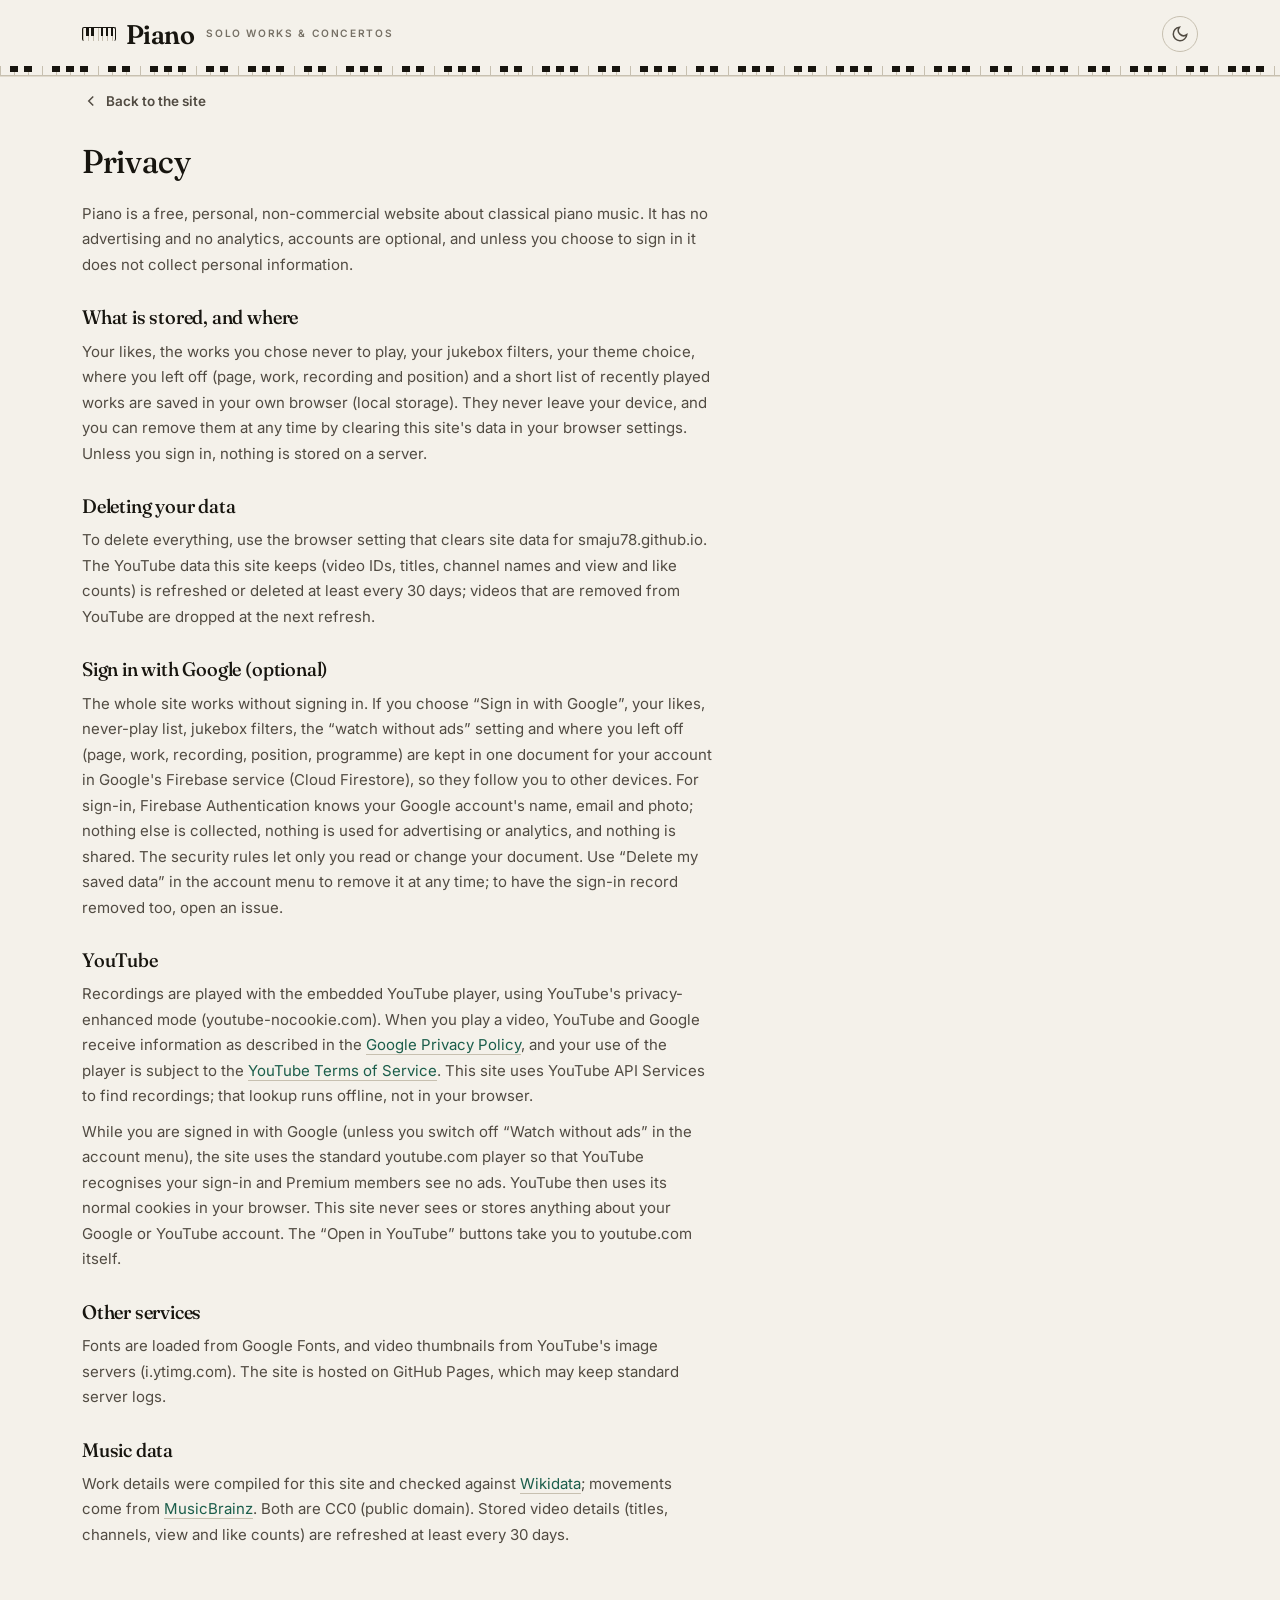
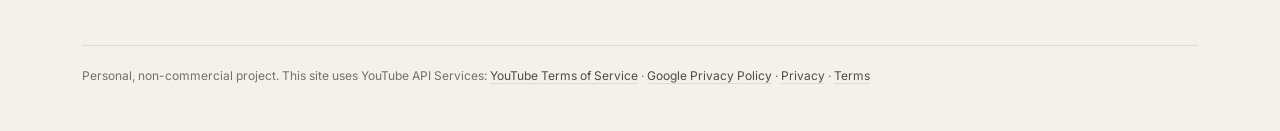
<file: docs/privacy.html>
<!doctype html>
<html lang="en">
<head>
<meta charset="utf-8">
<meta name="viewport" content="width=device-width, initial-scale=1, viewport-fit=cover">
<title>Privacy · Piano</title>
<meta name="color-scheme" content="light dark">
<script>
  (function () {
    var th = null;
    try { th = localStorage.getItem("piano.theme"); } catch (e) { /* storage unavailable */ }
    if (th === "light" || th === "dark") document.documentElement.dataset.theme = th;
  })();
</script>
<link rel="preconnect" href="https://fonts.googleapis.com">
<link rel="preconnect" href="https://fonts.gstatic.com" crossorigin>
<link rel="stylesheet" href="https://fonts.googleapis.com/css2?family=Fraunces:ital,opsz,wght@0,9..144,400..700;1,9..144,400..700&family=Inter:wght@400;500;600;700&display=swap">
<link rel="stylesheet" href="style.css">
</head>
<body>
<header class="mast">
  <div class="mast-in" style="grid-template-areas:'brand theme';grid-template-columns:1fr auto">
    <a class="brand" href="./#/"><span class="mark keys" aria-hidden="true"></span><span class="word">Piano</span><small>Solo works &amp; concertos</small></a>
    <button class="pill icon theme-toggle" type="button" id="theme-toggle" aria-label="Switch between the light and the dark look">
      <svg class="moon" viewBox="0 0 24 24" fill="none" stroke="currentColor" stroke-width="2" aria-hidden="true"><path d="M21 12.8A9 9 0 1 1 11.2 3a7 7 0 0 0 9.8 9.8z"/></svg>
      <svg class="sun" viewBox="0 0 24 24" fill="none" stroke="currentColor" stroke-width="2" aria-hidden="true"><circle cx="12" cy="12" r="4"/><path d="M12 2v2M12 20v2M4.9 4.9l1.4 1.4M17.7 17.7l1.4 1.4M2 12h2M20 12h2M4.9 19.1l1.4-1.4M17.7 6.3l1.4-1.4"/></svg>
    </button>
  </div>
  <div class="keys" aria-hidden="true"></div>
</header>
<main>
  <a class="back" href="./#/"><svg viewBox="0 0 24 24" fill="none" stroke="currentColor" stroke-width="2" aria-hidden="true"><path d="M15 18l-6-6 6-6"/></svg>Back to the site</a>
  <article class="doc">
  <h1>Privacy</h1>
  <p>Piano is a free, personal, non-commercial website about classical piano music.
  It has no advertising and no analytics, accounts are optional, and unless you choose to sign in it does not collect personal information.</p>

  <h2>What is stored, and where</h2>
  <p>Your likes, the works you chose never to play, your jukebox filters, your theme choice, where you left off
  (page, work, recording and position) and a short list of recently played works are saved in your own browser
  (local storage). They never leave your device, and you can remove them at any time by clearing this site's data
  in your browser settings. Unless you sign in, nothing is stored on a server.</p>

  <h2>Deleting your data</h2>
  <p>To delete everything, use the browser setting that clears site data for smaju78.github.io. The YouTube data this
  site keeps (video IDs, titles, channel names and view and like counts) is refreshed or deleted at least every 30 days;
  videos that are removed from YouTube are dropped at the next refresh.</p>

  <h2>Sign in with Google (optional)</h2>
  <p>The whole site works without signing in. If you choose “Sign in with Google”, your likes, never-play list, jukebox
  filters, the “watch without ads” setting and where you left off (page, work, recording, position, programme) are kept
  in one document for your account in Google's Firebase service (Cloud Firestore), so they follow you to other devices.
  For sign-in, Firebase Authentication knows your Google account's name, email and photo; nothing else is collected,
  nothing is used for advertising or analytics, and nothing is shared. The security rules let only you read or change
  your document. Use “Delete my saved data” in the account menu to remove it at any time; to have the sign-in record
  removed too, open an issue.</p>

  <h2>YouTube</h2>
  <p>Recordings are played with the embedded YouTube player, using YouTube's privacy-enhanced mode
  (youtube-nocookie.com). When you play a video, YouTube and Google receive information as described in the
  <a href="https://policies.google.com/privacy" target="_blank" rel="noopener">Google Privacy Policy</a>, and your use of
  the player is subject to the <a href="https://www.youtube.com/t/terms" target="_blank" rel="noopener">YouTube Terms of Service</a>.
  This site uses YouTube API Services to find recordings; that lookup runs offline, not in your browser.</p>
  <p>While you are signed in with Google (unless you switch off “Watch without ads” in the account menu), the site uses the
  standard youtube.com player so that YouTube recognises your sign-in and Premium members see no ads. YouTube then uses
  its normal cookies in your browser. This site never sees or stores anything about your Google or YouTube account.
  The “Open in YouTube” buttons take you to youtube.com itself.</p>

  <h2>Other services</h2>
  <p>Fonts are loaded from Google Fonts, and video thumbnails from YouTube's image servers (i.ytimg.com).
  The site is hosted on GitHub Pages, which may keep standard server logs.</p>

  <h2>Music data</h2>
  <p>Work details were compiled for this site and checked against <a href="https://www.wikidata.org" target="_blank" rel="noopener">Wikidata</a>;
  movements come from <a href="https://musicbrainz.org" target="_blank" rel="noopener">MusicBrainz</a>. Both are CC0 (public domain).
  Stored video details (titles, channels, view and like counts) are refreshed at least every 30 days.</p>
  </article>
  <footer class="legal"><p>Personal, non-commercial project. This site uses YouTube API Services:
    <a href="https://www.youtube.com/t/terms" target="_blank" rel="noopener">YouTube Terms of Service</a> ·
    <a href="https://policies.google.com/privacy" target="_blank" rel="noopener">Google Privacy Policy</a> ·
    <a href="privacy.html">Privacy</a> · <a href="terms.html">Terms</a></p></footer>
</main>
<script>
  document.getElementById("theme-toggle").onclick = function () {
    var h = document.documentElement;
    var dark = h.dataset.theme === "dark" || (!h.dataset.theme && window.matchMedia && matchMedia("(prefers-color-scheme: dark)").matches);
    h.dataset.theme = dark ? "light" : "dark";
    try { localStorage.setItem("piano.theme", h.dataset.theme); } catch (e) { /* not saved */ }
  };
</script>
</body>
</html>
</file>
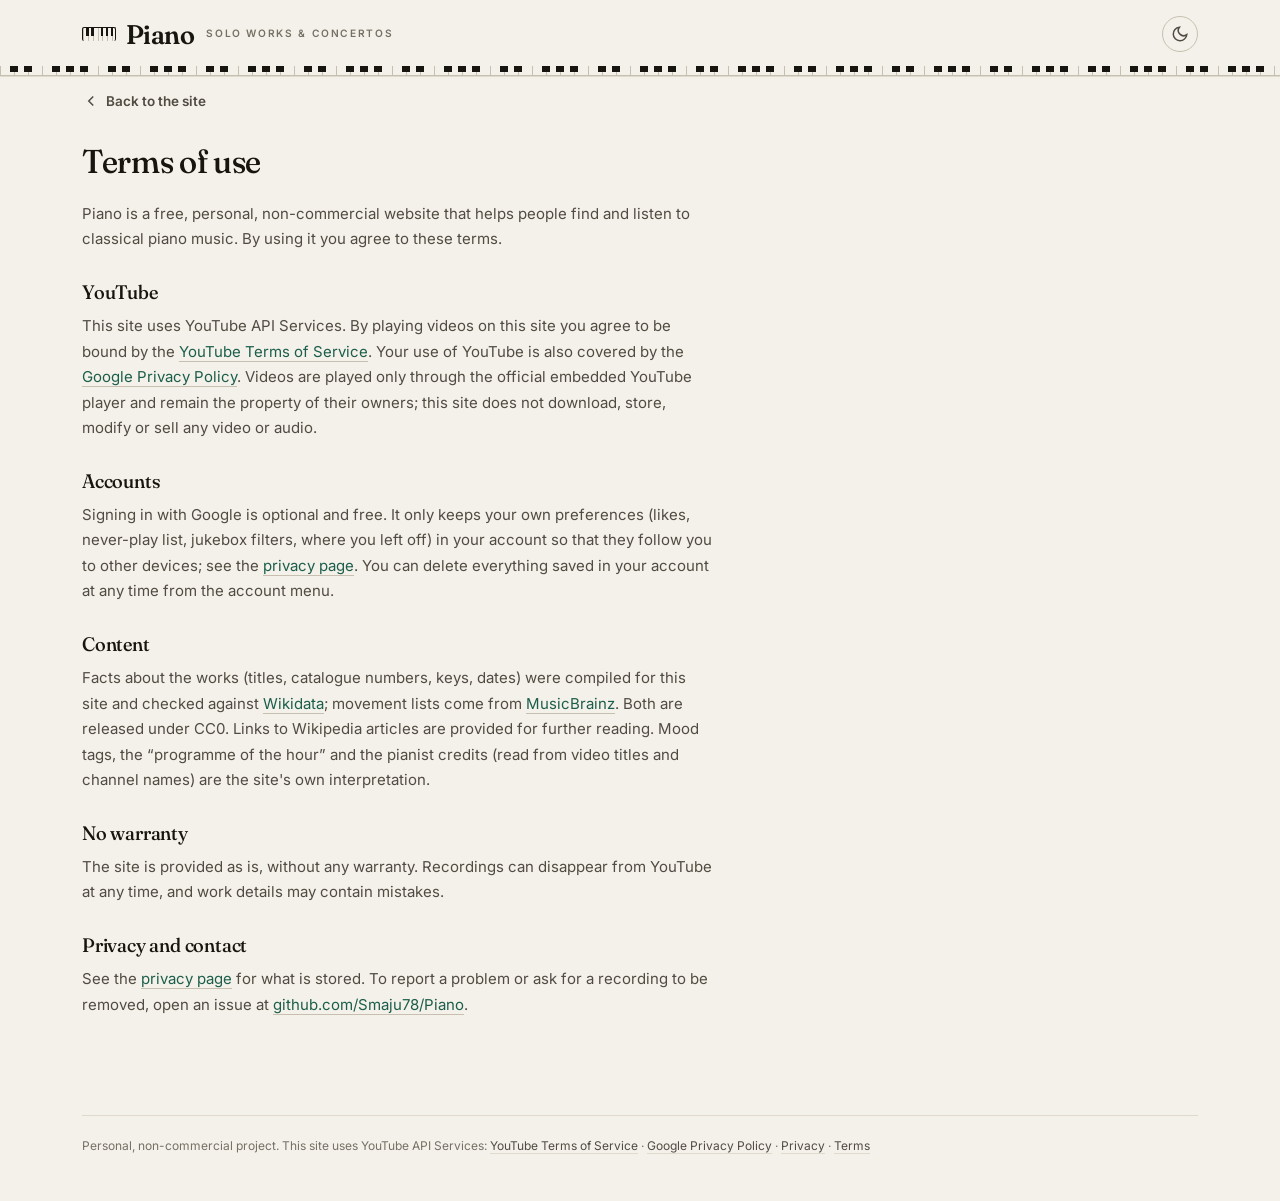
<file: docs/terms.html>
<!doctype html>
<html lang="en">
<head>
<meta charset="utf-8">
<meta name="viewport" content="width=device-width, initial-scale=1, viewport-fit=cover">
<title>Terms · Piano</title>
<meta name="color-scheme" content="light dark">
<script>
  (function () {
    var th = null;
    try { th = localStorage.getItem("piano.theme"); } catch (e) { /* storage unavailable */ }
    if (th === "light" || th === "dark") document.documentElement.dataset.theme = th;
  })();
</script>
<link rel="preconnect" href="https://fonts.googleapis.com">
<link rel="preconnect" href="https://fonts.gstatic.com" crossorigin>
<link rel="stylesheet" href="https://fonts.googleapis.com/css2?family=Fraunces:ital,opsz,wght@0,9..144,400..700;1,9..144,400..700&family=Inter:wght@400;500;600;700&display=swap">
<link rel="stylesheet" href="style.css">
</head>
<body>
<header class="mast">
  <div class="mast-in" style="grid-template-areas:'brand theme';grid-template-columns:1fr auto">
    <a class="brand" href="./#/"><span class="mark keys" aria-hidden="true"></span><span class="word">Piano</span><small>Solo works &amp; concertos</small></a>
    <button class="pill icon theme-toggle" type="button" id="theme-toggle" aria-label="Switch between the light and the dark look">
      <svg class="moon" viewBox="0 0 24 24" fill="none" stroke="currentColor" stroke-width="2" aria-hidden="true"><path d="M21 12.8A9 9 0 1 1 11.2 3a7 7 0 0 0 9.8 9.8z"/></svg>
      <svg class="sun" viewBox="0 0 24 24" fill="none" stroke="currentColor" stroke-width="2" aria-hidden="true"><circle cx="12" cy="12" r="4"/><path d="M12 2v2M12 20v2M4.9 4.9l1.4 1.4M17.7 17.7l1.4 1.4M2 12h2M20 12h2M4.9 19.1l1.4-1.4M17.7 6.3l1.4-1.4"/></svg>
    </button>
  </div>
  <div class="keys" aria-hidden="true"></div>
</header>
<main>
  <a class="back" href="./#/"><svg viewBox="0 0 24 24" fill="none" stroke="currentColor" stroke-width="2" aria-hidden="true"><path d="M15 18l-6-6 6-6"/></svg>Back to the site</a>
  <article class="doc">
  <h1>Terms of use</h1>
  <p>Piano is a free, personal, non-commercial website that helps people find and listen to classical piano music.
  By using it you agree to these terms.</p>

  <h2>YouTube</h2>
  <p>This site uses YouTube API Services. By playing videos on this site you agree to be bound by the
  <a href="https://www.youtube.com/t/terms" target="_blank" rel="noopener">YouTube Terms of Service</a>.
  Your use of YouTube is also covered by the
  <a href="https://policies.google.com/privacy" target="_blank" rel="noopener">Google Privacy Policy</a>.
  Videos are played only through the official embedded YouTube player and remain the property of their owners;
  this site does not download, store, modify or sell any video or audio.</p>

  <h2>Accounts</h2>
  <p>Signing in with Google is optional and free. It only keeps your own preferences (likes, never-play list, jukebox
  filters, where you left off) in your account so that they follow you to other devices; see the
  <a href="privacy.html">privacy page</a>. You can delete everything saved in your account at any time from the account menu.</p>

  <h2>Content</h2>
  <p>Facts about the works (titles, catalogue numbers, keys, dates) were compiled for this site and checked against
  <a href="https://www.wikidata.org" target="_blank" rel="noopener">Wikidata</a>; movement lists come from
  <a href="https://musicbrainz.org" target="_blank" rel="noopener">MusicBrainz</a>. Both are released under CC0.
  Links to Wikipedia articles are provided for further reading. Mood tags, the “programme of the hour” and the
  pianist credits (read from video titles and channel names) are the site's own interpretation.</p>

  <h2>No warranty</h2>
  <p>The site is provided as is, without any warranty. Recordings can disappear from YouTube at any time, and
  work details may contain mistakes.</p>

  <h2>Privacy and contact</h2>
  <p>See the <a href="privacy.html">privacy page</a> for what is stored. To report a problem or ask for a recording
  to be removed, open an issue at <a href="https://github.com/Smaju78/Piano/issues" target="_blank" rel="noopener">github.com/Smaju78/Piano</a>.</p>
  </article>
  <footer class="legal"><p>Personal, non-commercial project. This site uses YouTube API Services:
    <a href="https://www.youtube.com/t/terms" target="_blank" rel="noopener">YouTube Terms of Service</a> ·
    <a href="https://policies.google.com/privacy" target="_blank" rel="noopener">Google Privacy Policy</a> ·
    <a href="privacy.html">Privacy</a> · <a href="terms.html">Terms</a></p></footer>
</main>
<script>
  document.getElementById("theme-toggle").onclick = function () {
    var h = document.documentElement;
    var dark = h.dataset.theme === "dark" || (!h.dataset.theme && window.matchMedia && matchMedia("(prefers-color-scheme: dark)").matches);
    h.dataset.theme = dark ? "light" : "dark";
    try { localStorage.setItem("piano.theme", h.dataset.theme); } catch (e) { /* not saved */ }
  };
</script>
</body>
</html>
</file>
<file: docs/style.css>
/* Piano — "Programme": the look of a printed concert programme / record sleeve.
   Paper and ink by day, ebony by night, one spot colour (viridian), a keyboard rule as the only ornament.
   Fraunces (display serif) for titles, Inter for everything else. Colour tokens live on :root; the dark
   theme follows the system unless data-theme is set (the toggle in the header). */
:root {
  --bg: #f4f1ea; --bg2: #fbf9f5; --bg3: #ebe6dc; --bg4: #ded8ca;
  --fg: #17150f; --fg2: #514b42; --fg3: #767065;
  --line: #e0dacd; --line2: #c7c0b0;
  --acc: #1b5e4b; --acc-ink: #ffffff; --acc-soft: #dcebe3; --acc2: #2d7d66;
  --red: #b8372a; --yt: #cc2a1f;
  --shadow: 0 10px 30px rgba(40, 30, 10, .12);
  --serif: "Fraunces", Georgia, "Times New Roman", serif;
  --sans: "Inter", system-ui, -apple-system, "Segoe UI", sans-serif;
  --mini: 72px; --tabs: 58px; --gut: 16px;
  --ease: cubic-bezier(.2, .7, .2, 1);
  color-scheme: light;
}
@media (prefers-color-scheme: dark) {
  :root:not([data-theme="light"]) {
    --bg: #121212; --bg2: #1a1a1c; --bg3: #232326; --bg4: #2e2e33;
    --fg: #ebe7de; --fg2: #b5afa4; --fg3: #867f74;
    --line: #2a2a2e; --line2: #3e3e45;
    --acc: #7dcbb0; --acc-ink: #0d2a22; --acc-soft: #1b3a31; --acc2: #a2dcc8;
    --red: #e4705f; --yt: #ff5a4d;
    --shadow: 0 14px 40px rgba(0, 0, 0, .5);
    color-scheme: dark;
  }
}
:root[data-theme="dark"] {
  --bg: #121212; --bg2: #1a1a1c; --bg3: #232326; --bg4: #2e2e33;
  --fg: #ebe7de; --fg2: #b5afa4; --fg3: #867f74;
  --line: #2a2a2e; --line2: #3e3e45;
  --acc: #7dcbb0; --acc-ink: #0d2a22; --acc-soft: #1b3a31; --acc2: #a2dcc8;
  --red: #e4705f; --yt: #ff5a4d;
  --shadow: 0 14px 40px rgba(0, 0, 0, .5);
  color-scheme: dark;
}

* { box-sizing: border-box; }
[hidden] { display: none !important; }
html, body { margin: 0; }
html { background: var(--bg); color: var(--fg); font-family: var(--sans); font-size: 15px; line-height: 1.5; -webkit-text-size-adjust: 100%; }
body { overflow-x: hidden; min-height: 100dvh; }
button { font: inherit; color: inherit; background: none; border: 0; padding: 0; cursor: pointer; }
button:disabled { cursor: default; }
a { color: inherit; text-decoration: none; }
img { display: block; max-width: 100%; }
h1, h2, h3 { margin: 0; font-family: var(--serif); font-weight: 500; letter-spacing: -.01em; text-wrap: balance; font-variation-settings: "opsz" 72, "SOFT" 30; }
p { margin: 0; }
:focus-visible { outline: 2px solid var(--acc); outline-offset: 3px; border-radius: 3px; }
.vh { position: absolute; width: 1px; height: 1px; overflow: hidden; clip: rect(0 0 0 0); }
.hint { color: var(--fg3); font-size: .85rem; }
.textlink { color: var(--acc); font-weight: 600; border-bottom: 1px solid var(--line2); }
.textlink:hover { border-color: var(--acc); }
.num { font-variant-numeric: tabular-nums; }
@media (prefers-reduced-motion: reduce) { *, *::before, *::after { transition: none !important; animation: none !important; scroll-behavior: auto !important; } }

/* the keyboard rule: white keys with the black keys of each octave (98px) */
.keys { height: 10px; background:
  repeating-linear-gradient(90deg, transparent 0 10px, var(--fg) 10px 18px, transparent 18px 24px, var(--fg) 24px 32px, transparent 32px 52px,
    var(--fg) 52px 60px, transparent 60px 66px, var(--fg) 66px 74px, transparent 74px 80px, var(--fg) 80px 88px, transparent 88px 98px) left top / 98px 62% repeat-x,
  repeating-linear-gradient(90deg, var(--line2) 0 1px, transparent 1px 14px) left top / 98px 100% repeat-x;
  border-bottom: 1px solid var(--line2); }

/* ---- shell ---- */
.mast { border-bottom: 1px solid var(--line); background: var(--bg); position: relative; z-index: 20; }
.mast-in { max-width: 1180px; margin: 0 auto; padding: 12px var(--gut) 10px; display: grid; grid-template-columns: auto 1fr auto auto; grid-template-areas: "hub brand theme acct" "search search search search"; gap: 10px 8px; align-items: center; }
.brand { grid-area: brand; display: flex; align-items: center; gap: 10px; min-width: 0; }
.brand .mark { width: 34px; height: 14px; flex: 0 0 auto; border: 1px solid var(--fg); border-radius: 2px; background-size: 34px 60%, 34px 100%; }
.brand .mark.keys { background:
  repeating-linear-gradient(90deg, transparent 0 3.5px, var(--fg) 3.5px 6px, transparent 6px 8.3px, var(--fg) 8.3px 11px, transparent 11px 18px, var(--fg) 18px 20.5px, transparent 20.5px 23px, var(--fg) 23px 25.5px, transparent 25.5px 28px, var(--fg) 28px 30.5px, transparent 30.5px 34px) left top / 34px 62% repeat-x,
  repeating-linear-gradient(90deg, var(--line2) 0 1px, transparent 1px 4.85px) left top / 34px 100% repeat-x; border-bottom: 0; }
.brand .word { font-family: var(--serif); font-weight: 600; font-size: 1.55rem; line-height: 1; letter-spacing: -.02em; font-variation-settings: "opsz" 72, "SOFT" 50; }
.brand small { display: none; font-family: var(--sans); font-size: .68rem; letter-spacing: .16em; text-transform: uppercase; color: var(--fg3); font-weight: 600; margin-left: 2px; }
.nav { display: none; grid-area: nav; gap: 2px; }
.nav a { padding: 8px 12px; border-radius: 4px; font-size: .78rem; font-weight: 700; letter-spacing: .14em; text-transform: uppercase; color: var(--fg2); position: relative; }
.nav a:hover { color: var(--fg); }
.nav a[aria-current="page"] { color: var(--acc); }
.nav a[aria-current="page"]::after { content: ""; position: absolute; left: 12px; right: 12px; bottom: 2px; height: 2px; background: var(--acc); }
.searchf { grid-area: search; display: flex; align-items: center; gap: 8px; height: 40px; padding: 0 12px; border: 1px solid var(--line2); border-radius: 6px; background: var(--bg2); min-width: 0; }
.searchf:focus-within { border-color: var(--acc); box-shadow: 0 0 0 3px var(--acc-soft); }
.searchf svg { width: 18px; height: 18px; color: var(--fg3); flex: 0 0 auto; }
.searchf input { flex: 1; min-width: 0; border: 0; background: none; color: var(--fg); font: inherit; font-size: .95rem; outline: none; }
.searchf input::placeholder { color: var(--fg3); }
.searchf input::-webkit-search-cancel-button { cursor: pointer; }
.pill { display: inline-flex; align-items: center; gap: 6px; height: 36px; padding: 0 12px; border-radius: 999px; border: 1px solid var(--line2); color: var(--fg2); font-weight: 600; font-size: .82rem; white-space: nowrap; transition: color .2s, border-color .2s; }
.pill:hover { color: var(--acc); border-color: var(--acc); }
.pill.icon { width: 36px; padding: 0; justify-content: center; }
.pill svg { width: 18px; height: 18px; }
.theme-toggle { grid-area: theme; }
.theme-toggle .sun { display: none; }
:root[data-theme="dark"] .theme-toggle .sun { display: block; }
:root[data-theme="dark"] .theme-toggle .moon { display: none; }
@media (prefers-color-scheme: dark) {
  :root:not([data-theme="light"]) .theme-toggle .sun { display: block; }
  :root:not([data-theme="light"]) .theme-toggle .moon { display: none; }
}
.account { grid-area: acct; position: relative; display: inline-flex; }
body[data-screen="jukebox"] .searchf { display: none; }
@media (min-width: 900px) {
  .mast-in { grid-template-columns: auto auto auto 1fr auto auto; grid-template-areas: "hub brand nav search theme acct"; gap: 18px; padding: 16px 32px 14px; }
  .brand small { display: inline; }
  .brand .word { font-size: 1.8rem; }
  .nav { display: flex; margin-left: 10px; }
  .searchf { max-width: 420px; justify-self: end; width: 100%; }
  body[data-screen="jukebox"] .searchf { display: flex; }
  .tabs { display: none !important; }
}
main { max-width: 1180px; margin: 0 auto; padding: 0 var(--gut) calc(var(--tabs) + 28px + env(safe-area-inset-bottom)); min-width: 0; }
body.has-mini main { padding-bottom: calc(var(--mini) + var(--tabs) + 28px + env(safe-area-inset-bottom)); }
@media (min-width: 900px) {
  main { padding: 0 32px 40px; }
  body.has-mini main { padding-bottom: calc(80px + 40px); }
}
#view { animation: rise .3s var(--ease); }
#view:focus, #view:focus-visible { outline: none; }
@keyframes rise { from { opacity: 0; transform: translateY(6px); } to { opacity: 1; transform: none; } }

/* bottom tabs (phones) */
.tabs { position: fixed; left: 0; right: 0; bottom: 0; height: calc(var(--tabs) + env(safe-area-inset-bottom)); padding-bottom: env(safe-area-inset-bottom); display: flex; background: var(--bg2); border-top: 1px solid var(--line); z-index: 30; }
.tabs a { flex: 1; display: flex; flex-direction: column; align-items: center; justify-content: center; gap: 3px; color: var(--fg2); font-size: .7rem; font-weight: 700; letter-spacing: .06em; text-transform: uppercase; transition: color .2s; }
.tabs a svg { width: 22px; height: 22px; }
.tabs a[aria-current="page"] { color: var(--acc); }

/* ---- buttons, chips ---- */
.btn { display: inline-flex; align-items: center; justify-content: center; gap: 8px; height: 44px; padding: 0 18px; border-radius: 999px; font-weight: 700; background: var(--fg); color: var(--bg); transition: transform .15s, box-shadow .2s, background .2s; text-align: center; line-height: 1.2; white-space: nowrap; }
.btn:hover:not(:disabled) { transform: translateY(-1px); box-shadow: var(--shadow); }
.btn:disabled { opacity: .45; }
.btn.acc { background: var(--acc); color: var(--acc-ink); }
.btn.ghost { background: transparent; color: var(--fg); border: 1px solid var(--line2); }
.btn.ghost:hover:not(:disabled) { border-color: var(--fg); box-shadow: none; }
.btn.danger { background: transparent; color: var(--red); border: 1px solid var(--red); }
.btn.sm { height: 38px; padding: 0 14px; font-size: .88rem; }
.btn.xs { height: 32px; padding: 0 12px; font-size: .8rem; font-weight: 600; }
.btn svg { width: 20px; height: 20px; flex: 0 0 auto; }
.btn.sm svg, .btn.xs svg { width: 17px; height: 17px; }
.btn .n { opacity: .7; font-weight: 600; }
.acts { display: flex; gap: 10px; align-items: center; flex-wrap: wrap; }
.chips { display: flex; gap: 8px; overflow-x: auto; margin: 0 calc(-1 * var(--gut)); padding: 4px var(--gut) 8px; scrollbar-width: none; }
.chips::-webkit-scrollbar { display: none; }
.chips.wrap { flex-wrap: wrap; overflow: visible; margin: 0; padding: 0; }
.chip { flex: 0 0 auto; min-height: 34px; padding: 5px 13px; border-radius: 999px; border: 1px solid var(--line2); font-weight: 600; font-size: .84rem; color: var(--fg2); display: inline-flex; align-items: center; gap: 6px; transition: all .15s; background: var(--bg2); line-height: 1.2; text-align: left; }
.chip:hover { color: var(--fg); border-color: var(--fg); }
.chip.on, .chip[aria-current="page"] { background: var(--fg); color: var(--bg); border-color: var(--fg); }
.chip .n { opacity: .65; font-size: .74rem; font-variant-numeric: tabular-nums; }
.chip.sm { min-height: 28px; padding: 2px 10px; font-size: .78rem; }
.chip:disabled { opacity: .45; }
@media (min-width: 900px) { .chips { margin: 0 -32px; padding: 4px 32px 8px; } .chips.wrap { margin: 0; padding: 0; } }
.icon-btn { width: 40px; height: 40px; border-radius: 50%; display: inline-grid; place-items: center; color: var(--fg2); border: 1px solid var(--line2); transition: all .15s; flex: 0 0 auto; }
.icon-btn:hover:not(:disabled) { color: var(--fg); border-color: var(--fg); }
.icon-btn[aria-pressed="true"] { color: var(--red); border-color: var(--red); }
.icon-btn svg { width: 19px; height: 19px; }
.icon-btn:disabled { opacity: .4; }
a.icon-btn.yt:hover { color: var(--yt); border-color: var(--yt); }

/* ---- sections and rows ---- */
.sec { margin-top: 34px; }
.sec-h { display: flex; align-items: baseline; gap: 12px; margin-bottom: 12px; flex-wrap: wrap; }
.sec-h h2 { font-size: 1.45rem; min-width: 0; }
.sec-h h2 small { font-family: var(--sans); color: var(--fg3); font-size: .8rem; font-weight: 500; margin-left: 8px; }
.sec-h .more { margin-left: auto; color: var(--acc); font-weight: 700; font-size: .82rem; white-space: nowrap; letter-spacing: .04em; }
.sec-h .more:hover { text-decoration: underline; }
.sec-h .hint { flex-basis: 100%; margin-top: -4px; }
.kick { color: var(--acc); font-size: .72rem; font-weight: 700; text-transform: uppercase; letter-spacing: .16em; }
.row { display: flex; gap: 14px; overflow-x: auto; margin: 0 calc(-1 * var(--gut)); padding: 4px var(--gut) 16px; scroll-snap-type: x proximity; scroll-padding-inline: var(--gut); scrollbar-width: none; -webkit-overflow-scrolling: touch; }
.row::-webkit-scrollbar { display: none; }
.row > * { scroll-snap-align: start; flex: 0 0 auto; }
@media (min-width: 900px) { .row { margin: 0 -32px; padding: 4px 32px 16px; scroll-padding-inline: 32px; } }

/* ---- the sleeve: a record cover generated for every work, coloured by period ---- */
.sleeve { position: relative; aspect-ratio: 1; border-radius: 3px; overflow: hidden; padding: 11px 12px; display: flex; flex-direction: column; justify-content: flex-end; color: #fbf7ee;
  background: linear-gradient(155deg, var(--p1), var(--p2)); box-shadow: var(--shadow); text-align: left; }
.sleeve::before { content: ""; position: absolute; inset: 6px; border: 1px solid rgba(255, 255, 255, .28); border-radius: 1px; pointer-events: none; }
.sleeve::after { content: ""; position: absolute; left: 12px; right: 12px; top: 12px; height: 7px; opacity: .55;
  background: repeating-linear-gradient(90deg, transparent 0 5px, rgba(0, 0, 0, .55) 5px 9px, transparent 9px 12px, rgba(0, 0, 0, .55) 12px 16px, transparent 16px 26px, rgba(0, 0, 0, .55) 26px 30px, transparent 30px 33px, rgba(0, 0, 0, .55) 33px 37px, transparent 37px 40px, rgba(0, 0, 0, .55) 40px 44px, transparent 44px 49px) left top / 49px 100% repeat-x; }
.sleeve .sc { font-size: .62rem; font-weight: 700; letter-spacing: .18em; text-transform: uppercase; opacity: .92; margin-bottom: 4px; white-space: nowrap; overflow: hidden; text-overflow: ellipsis; }
.sleeve .st { font-family: var(--serif); font-weight: 500; font-size: 1.05rem; line-height: 1.15; display: -webkit-box; -webkit-line-clamp: 3; -webkit-box-orient: vertical; overflow: hidden; text-shadow: 0 1px 6px rgba(0, 0, 0, .3); font-variation-settings: "opsz" 48, "SOFT" 30; }
.sleeve .sk { font-size: .7rem; opacity: .85; margin-top: 4px; font-variant-numeric: tabular-nums; white-space: nowrap; overflow: hidden; text-overflow: ellipsis; }
.sleeve.dim { filter: saturate(.45); opacity: .85; }
.sleeve.lg { padding: 18px 20px; }
.sleeve.lg .sc { font-size: .72rem; margin-bottom: 8px; }
.sleeve.lg .st { font-size: clamp(1.4rem, 3.2vw, 1.9rem); -webkit-line-clamp: 4; }
.sleeve.lg .sk { font-size: .82rem; margin-top: 8px; }
.sleeve .rib { position: absolute; left: 0; top: 24px; background: var(--acc); color: var(--acc-ink); font-size: .62rem; font-weight: 700; letter-spacing: .1em; text-transform: uppercase; padding: 3px 9px 3px 11px; border-radius: 0 3px 3px 0; z-index: 2; }

.card { width: 160px; text-align: left; position: relative; border-radius: 6px; }
.card > a { display: block; border-radius: 6px; }
.card b { display: block; margin-top: 9px; font-family: var(--serif); font-weight: 500; font-size: 1rem; line-height: 1.25; white-space: nowrap; overflow: hidden; text-overflow: ellipsis; }
.card .sub { display: block; color: var(--fg3); font-size: .78rem; white-space: nowrap; overflow: hidden; text-overflow: ellipsis; }
.card .sub.rec { color: var(--acc); font-weight: 600; }
.card .play { position: absolute; right: 10px; top: calc(100% - 100px); width: 42px; height: 42px; border-radius: 50%; background: var(--bg2); color: var(--fg); display: grid; place-items: center; opacity: 0; transform: translateY(6px); transition: opacity .2s, transform .2s; box-shadow: 0 6px 16px rgba(0, 0, 0, .35); }
.card:hover .play, .card:focus-within .play, .card .play:focus-visible { opacity: 1; transform: none; }
@media (hover: none) { .card .play { opacity: 1; transform: none; } }
.card .play svg { width: 20px; height: 20px; }
.card .play:hover { background: var(--acc); color: var(--acc-ink); }
.card.lg { width: min(62vw, 230px); }
.card.lg .play { right: 12px; top: 12px; opacity: 1; transform: none; }
@media (min-width: 900px) { .card.lg { width: 230px; } }
/* people: composers and pianists */
.card.who { width: 148px; }
.card.who .pt { aspect-ratio: 1; border-radius: 50%; display: grid; place-items: center; background: var(--bg3); border: 1px solid var(--line2); font-family: var(--serif); font-size: 2rem; color: var(--fg2); position: relative; overflow: hidden; }
.card.who .pt img { width: 100%; height: 100%; object-fit: cover; filter: grayscale(.4) contrast(1.05); }
.card.who .pt .init { position: relative; }
.card.who .pt span.pd { position: absolute; left: 0; right: 0; bottom: 0; height: 24%; background: var(--p1, var(--fg)); opacity: .9; }
/* recordings */
.card.rec { width: 232px; }
.card.rec > button { display: block; width: 100%; text-align: left; border-radius: 6px; }
.card.rec .fr { display: block; aspect-ratio: 16 / 9; border-radius: 3px; overflow: hidden; background: var(--bg3); position: relative; }
.card.rec .fr img { width: 100%; height: 100%; object-fit: cover; }
.card.rec .fr .pv { position: absolute; inset: 0; display: grid; place-items: center; color: #fff; background: rgba(0, 0, 0, .18); opacity: 0; transition: opacity .2s; }
.card.rec .fr .pv i { width: 44px; height: 44px; border-radius: 50%; background: var(--bg2); color: var(--fg); display: grid; place-items: center; }
.card.rec .fr .pv svg { width: 20px; height: 20px; }
.card.rec:hover .fr .pv, .card.rec:focus-within .fr .pv { opacity: 1; }
.card.rec b { font-size: 1rem; }
.grid { display: grid; grid-template-columns: repeat(auto-fill, minmax(150px, 1fr)); gap: 16px 14px; }
.grid .card, .grid .card.who { width: auto; }
.grid.who-grid { grid-template-columns: repeat(auto-fill, minmax(130px, 1fr)); }

/* moods: programme sections */
.mood { width: 196px; min-height: 108px; border-radius: 4px; padding: 14px 16px; text-align: left; display: flex; flex-direction: column; justify-content: space-between; gap: 6px; color: #fbf7ee; position: relative; overflow: hidden; box-shadow: var(--shadow);
  background: linear-gradient(180deg, transparent 40%, rgba(0, 0, 0, .3)), linear-gradient(160deg, var(--m1), var(--m2)); transition: transform .2s; }
.mood::before { content: ""; position: absolute; inset: 5px; border: 1px solid rgba(255, 255, 255, .28); border-radius: 2px; }
.mood:hover:not(:disabled) { transform: translateY(-2px); }
.mood:disabled { opacity: .5; }
.mood b { font-family: var(--serif); font-weight: 500; font-size: 1.5rem; line-height: 1; text-shadow: 0 1px 6px rgba(0, 0, 0, .35); }
.mood small { font-size: .74rem; opacity: .95; line-height: 1.3; text-shadow: 0 1px 4px rgba(0, 0, 0, .4); }
.mood .n { font-size: .7rem; font-weight: 700; opacity: .9; display: block; margin-top: 2px; letter-spacing: .04em; }
.mood-grid { display: grid; grid-template-columns: repeat(auto-fill, minmax(170px, 1fr)); gap: 12px; }
.mood-grid .mood { width: auto; }

/* tiles (periods, forms, keys) */
.tile-grid { display: grid; grid-template-columns: repeat(2, 1fr); gap: 10px; }
.tile { min-height: 88px; padding: 12px 14px; text-align: left; display: flex; flex-direction: column; justify-content: flex-end; position: relative; overflow: hidden; border-radius: 4px; border: 1px solid var(--line); background: var(--bg2); font-family: var(--serif); font-size: 1.12rem; font-weight: 500; transition: border-color .15s, transform .2s; }
.tile:hover { border-color: var(--fg); }
.tile small { display: block; font-family: var(--sans); font-size: .76rem; color: var(--fg3); font-weight: 500; margin-top: 2px; }
.tile.col { color: #fbf7ee; border: 0; background: linear-gradient(180deg, transparent 30%, rgba(0, 0, 0, .35)), linear-gradient(160deg, var(--t1), var(--t2)); text-shadow: 0 1px 6px rgba(0, 0, 0, .4); box-shadow: var(--shadow); }
.tile.col small { color: inherit; opacity: .92; }
.tile.col:hover { transform: translateY(-2px); }
.tile .dot { position: absolute; right: 12px; top: 12px; width: 12px; height: 12px; border-radius: 50%; background: linear-gradient(160deg, var(--t1), var(--t2)); }
@media (min-width: 600px) { .tile-grid { grid-template-columns: repeat(3, 1fr); } }
@media (min-width: 900px) { .tile-grid { grid-template-columns: repeat(4, 1fr); } }

/* compact work rows (lists) */
.rows { display: flex; flex-direction: column; gap: 1px; border-top: 1px solid var(--line); }
.rowi { display: grid; grid-template-columns: 44px 1fr auto; gap: 2px 12px; align-items: center; padding: 9px 6px 9px 0; border-bottom: 1px solid var(--line); transition: background .15s; position: relative; }
.rowi:hover { background: var(--bg2); }
.rowi .rp { grid-row: 1 / span 2; width: 40px; height: 40px; border-radius: 50%; display: grid; place-items: center; color: var(--fg2); border: 1px solid var(--line2); }
.rowi .rp svg { width: 18px; height: 18px; }
.rowi .rp:hover, .rowi .rp:focus-visible { background: var(--fg); color: var(--bg); border-color: var(--fg); }
.rowi .rp:disabled { opacity: .3; }
.rowi .rp.on { background: var(--acc); color: var(--acc-ink); border-color: var(--acc); }
.rowi a.rt { min-width: 0; display: block; }
.rowi b { font-family: var(--serif); font-weight: 500; font-size: 1.05rem; line-height: 1.25; display: block; }
.rowi .sub { display: block; color: var(--fg3); font-size: .8rem; }
.rowi .meta { grid-row: 1 / span 2; grid-column: 3; text-align: right; color: var(--fg3); font-size: .76rem; white-space: nowrap; display: grid; gap: 2px; justify-items: end; font-variant-numeric: tabular-nums; }
.rowi .meta .rec { color: var(--acc); font-weight: 700; }
.rowi.dim b { color: var(--fg2); }
.rowi.dim .sub { color: var(--fg3); }
.divider { padding: 16px 0 6px; color: var(--fg3); font-size: .72rem; text-transform: uppercase; letter-spacing: .14em; font-weight: 700; }
.toggle { display: inline-flex; align-items: center; gap: 8px; font-size: .88rem; color: var(--fg2); cursor: pointer; margin: 2px 0 10px; }
.toggle input { accent-color: var(--acc); width: 17px; height: 17px; margin: 0; }
.more-row { margin: 14px 0 4px; }
.listbar { display: flex; flex-wrap: wrap; align-items: center; gap: 6px 16px; margin: 6px 0 10px; }

/* ---- hero (home) ---- */
.hero { margin-top: 18px; position: relative; overflow: hidden; border-radius: 6px; padding: 22px 18px 20px; color: #fbf7ee; box-shadow: var(--shadow);
  background: linear-gradient(160deg, var(--h1), var(--h2)); }
.hero::before { content: ""; position: absolute; inset: 7px; border: 1px solid rgba(255, 255, 255, .25); border-radius: 3px; pointer-events: none; }
.hero .kick { color: inherit; opacity: .85; position: relative; }
.hero h1 { font-size: clamp(2rem, 6vw, 3rem); line-height: 1.05; margin: 10px 0 8px; position: relative; font-variation-settings: "opsz" 144, "SOFT" 60; }
.hero p { opacity: .9; margin: 0 0 16px; max-width: 54ch; position: relative; line-height: 1.55; }
.hero p a { border-bottom: 1px solid rgba(255, 255, 255, .5); }
.hero .acts { position: relative; }
.hero .btn { background: #fbf7ee; color: #17150f; }
.hero .btn.ghost { background: transparent; color: inherit; border-color: rgba(255, 255, 255, .55); }
.hero .btn.ghost:hover:not(:disabled) { border-color: #fff; }
.hero .row { margin-top: 18px; padding-bottom: 6px; position: relative; }
.hero .card b, .hero .card .sub { color: inherit; }
.hero .card .sub { opacity: .8; }
.hero .card .sub.rec { opacity: 1; }
@media (min-width: 900px) { .hero { padding: 30px 32px 26px; } }
.stats { color: var(--fg3); font-size: .82rem; margin-top: 14px; }

/* ---- page heads, detail pages ---- */
.pagehead { margin: 16px 0 8px; }
.pagehead h1 { font-size: clamp(1.9rem, 6vw, 2.6rem); line-height: 1.12; margin-top: 8px; font-variation-settings: "opsz" 144, "SOFT" 40; }
.pagehead p { color: var(--fg2); margin: 6px 0 0; }
.pagehead .acts { margin-top: 14px; }
.back { display: inline-flex; align-items: center; gap: 6px; color: var(--fg2); font-weight: 600; margin: 14px 0 8px; font-size: .9rem; }
.back svg { width: 18px; height: 18px; }
.back:hover { color: var(--acc); }
.dhead { display: grid; grid-template-columns: minmax(0, 1fr); gap: 18px; align-items: end; margin-top: 10px; }
.dhead .sleeve { width: min(100%, 250px); }
.dhead h1 { font-size: clamp(1.9rem, 7vw, 3.1rem); line-height: 1.1; margin-top: 8px; overflow-wrap: anywhere; font-variation-settings: "opsz" 144, "SOFT" 40; }
.dhead .alt { color: var(--fg2); font-size: 1.05rem; margin-top: 6px; font-family: var(--serif); }
.dhead .alt .al { display: block; font-family: var(--sans); font-size: .85rem; color: var(--fg3); margin-top: 4px; }
.dhead .kick a { border-bottom: 1px solid transparent; }
.dhead .kick a:hover { border-color: currentColor; }
@media (min-width: 600px) { .dhead { grid-template-columns: 200px 1fr; gap: 26px; } .dhead .sleeve { width: 200px; } }
@media (min-width: 900px) { .dhead { grid-template-columns: 250px 1fr; gap: 36px; } .dhead .sleeve { width: 250px; } }
.dacts { display: flex; gap: 10px 12px; align-items: center; margin: 18px 0 6px; flex-wrap: wrap; }
.cat { margin: 20px 0 0; display: grid; grid-template-columns: 1fr 1fr; gap: 1px; background: var(--line); border: 1px solid var(--line); border-radius: 4px; overflow: hidden; }
.cat > div { background: var(--bg2); padding: 12px 14px; min-width: 0; }
.cat dt { font-size: .68rem; color: var(--acc); font-weight: 700; text-transform: uppercase; letter-spacing: .14em; }
.cat dd { margin: 4px 0 0; font-weight: 500; font-size: 1rem; }
.cat dd small { display: block; color: var(--fg3); font-weight: 500; font-size: .8rem; }
.cat dd a { border-bottom: 1px solid var(--line2); }
.cat dd a:hover { color: var(--acc); border-color: var(--acc); }
.cat .span { grid-column: 1 / -1; }
@media (min-width: 900px) { .cat { grid-template-columns: repeat(4, 1fr); } .cat .span { grid-column: span 2; } }
.tags { display: flex; gap: 6px; flex-wrap: wrap; }
.formh { display: flex; align-items: center; gap: 12px; margin: 28px 0 10px; font-family: var(--serif); font-size: 1.25rem; font-weight: 500; }
.formh small { font-family: var(--sans); color: var(--fg3); font-size: .78rem; font-weight: 600; }
.formh::after { content: ""; flex: 1; height: 1px; background: var(--line2); }
.src { color: var(--fg3); font-size: .82rem; margin: 12px 0 0; line-height: 1.55; }
.src a { color: var(--acc); border-bottom: 1px solid var(--line2); }
.novideo { margin: 12px 0; padding: 16px 18px; border: 1px dashed var(--line2); border-radius: 4px; color: var(--fg2); background: var(--bg2); font-size: .95rem; }
.movements { margin: 8px 0 0; padding: 0; list-style: none; }
.movements li { padding: 7px 0; border-bottom: 1px solid var(--line); }
.work-grid { display: grid; grid-template-columns: minmax(0, 1fr); gap: 28px; margin-top: 8px; }
@media (min-width: 900px) { .work-grid { grid-template-columns: minmax(0, 1fr) minmax(0, 1fr); gap: 44px; } }

/* recording rows (work page, mine) */
.list { display: flex; flex-direction: column; gap: 2px; }
.perf { display: grid; grid-template-columns: 116px 1fr auto; gap: 12px; align-items: center; padding: 8px; border-radius: 6px; transition: background .15s; }
.perf:hover { background: var(--bg2); }
.perf.on { background: var(--bg2); box-shadow: inset 0 0 0 1px var(--acc); }
.perf .pthumb { position: relative; width: 116px; aspect-ratio: 16 / 9; padding: 0; background: var(--bg4); overflow: hidden; border-radius: 3px; }
.perf .pthumb img { width: 100%; height: 100%; object-fit: cover; }
.perf .pthumb .pv { position: absolute; inset: 0; display: grid; place-items: center; color: #fff; background: rgba(0, 0, 0, .2); transition: background .2s; }
.perf .pthumb .pv i { width: 36px; height: 36px; border-radius: 50%; background: rgba(0, 0, 0, .6); display: grid; place-items: center; box-shadow: 0 2px 8px rgba(0, 0, 0, .4); }
.perf .pthumb .pv svg { width: 18px; height: 18px; }
.perf .pthumb:hover .pv i, .perf .pthumb:focus-visible .pv i { background: var(--acc); color: var(--acc-ink); }
.perf.on .pthumb .pv i { background: var(--acc); color: var(--acc-ink); }
.perf .pmeta { min-width: 0; display: grid; gap: 2px; }
.perf .pmeta b { font-size: .98rem; font-weight: 600; line-height: 1.3; }
.perf .pmeta b a { border-bottom: 1px solid transparent; }
.perf .pmeta b a:hover { color: var(--acc); border-color: var(--acc); }
.perf .pmeta b .now { color: var(--acc); font-size: .72rem; text-transform: uppercase; letter-spacing: .12em; font-weight: 700; margin-left: 8px; }
.perf .pmeta span { display: block; color: var(--fg2); font-size: .84rem; overflow: hidden; text-overflow: ellipsis; display: -webkit-box; -webkit-line-clamp: 2; -webkit-box-orient: vertical; }
.perf .pmeta small { display: block; color: var(--fg3); font-size: .78rem; font-variant-numeric: tabular-nums; }
.perf .pbtns { display: flex; flex-direction: column; gap: 6px; align-items: flex-end; }
@media (max-width: 440px) { .perf { grid-template-columns: 96px 1fr auto; gap: 8px; } .perf .pthumb { width: 96px; } }
@media (max-width: 560px) { .perf.mine { grid-template-columns: 96px 1fr; } .perf.mine .pthumb { width: 96px; } .perf.mine .pbtns { grid-column: 1 / -1; flex-direction: row; justify-content: flex-start; } }

/* queue rows */
.item { display: grid; grid-template-columns: 28px 56px 1fr auto; gap: 12px; align-items: center; padding: 7px 8px; border-radius: 6px; text-align: left; width: 100%; transition: background .15s; }
.item:hover { background: var(--bg2); }
.item.on { background: var(--bg2); box-shadow: inset 0 0 0 1px var(--acc); }
.item .n { color: var(--fg3); font-size: .78rem; text-align: center; font-variant-numeric: tabular-nums; }
.item.on .n { color: var(--acc); }
.item .sleeve { width: 56px; padding: 5px 6px; box-shadow: none; }
.item .sleeve::before, .item .sleeve::after { display: none; }
.item .sleeve .sc { font-size: .42rem; margin: 0; }
.item .sleeve .st { font-size: .58rem; -webkit-line-clamp: 2; }
.item .sleeve .sk { display: none; }
.item .qm { display: block; min-width: 0; }
.item b { display: block; font-size: .95rem; font-weight: 600; white-space: nowrap; overflow: hidden; text-overflow: ellipsis; font-family: var(--serif); font-weight: 500; font-size: 1rem; }
.item.liked b::after { content: " ♥"; color: var(--red); font-family: var(--sans); font-size: .8rem; }
.item span { display: block; color: var(--fg3); font-size: .78rem; white-space: nowrap; overflow: hidden; text-overflow: ellipsis; }
.item .dur { color: var(--fg3); font-size: .78rem; font-variant-numeric: tabular-nums; }
@media (max-width: 420px) { .item { grid-template-columns: 22px 48px 1fr auto; gap: 8px; } .item .sleeve { width: 48px; } }

/* ---- jukebox (now playing) ---- */
.np { padding-top: 14px; }
.np.offstage { position: fixed; left: -10000px; top: 0; width: 720px; padding: 0; visibility: visible; }
.np .stage { display: grid; grid-template-columns: 1fr; gap: 16px; }
.np .video { aspect-ratio: 16 / 9; overflow: hidden; position: relative; background: #000; border-radius: 4px; box-shadow: var(--shadow); min-height: 190px; }
.np .video #yt-player, .np .video iframe { position: absolute; inset: 0; width: 100%; height: 100%; border: 0; }
.jb-empty { position: absolute; inset: 0; display: grid; place-content: center; justify-items: center; gap: 12px; text-align: center; padding: 16px; color: #ece8df; background: linear-gradient(170deg, #1f1f22, #0f0f10); }
.jb-empty p { margin: 0; max-width: 36ch; }
.jb-empty .keys { width: 98px; opacity: .6; --fg: #ece8df; --line2: #555; border: 0; }
.jb-empty .btn { background: #fbf7ee; color: #17150f; }
.jb-empty .btn.ghost { background: transparent; color: inherit; border-color: rgba(255, 255, 255, .5); }
.np .sidep { display: none; }
.np .title { margin-top: 16px; }
.np .title h1 { font-size: clamp(1.7rem, 7vw, 2.5rem); line-height: 1.15; font-variation-settings: "opsz" 144, "SOFT" 40; }
.np .title h1 a:hover { color: var(--acc); }
.np .title .by { color: var(--fg2); margin-top: 6px; font-size: 1.02rem; }
.np .title .by a { color: var(--fg); font-weight: 600; border-bottom: 1px solid var(--line2); }
.np .title .by a:hover { color: var(--acc); border-color: var(--acc); }
.np .title .vt { color: var(--fg3); font-size: .82rem; margin-top: 6px; font-variant-numeric: tabular-nums; }
.np .title .tags { margin-top: 10px; }
.np .mvs { margin-top: 14px; padding: 10px 14px; border: 1px solid var(--line); border-radius: 4px; background: var(--bg2); }
.np .mvs .kick { display: block; margin-bottom: 2px; }
.np .mvs .movements { max-height: 13rem; overflow: auto; }
.np .mvs .movements li { font-size: .92rem; padding: 5px 0; }
.seek { display: flex; align-items: center; gap: 10px; color: var(--fg3); font-size: .75rem; font-variant-numeric: tabular-nums; margin-top: 16px; }
.seek input { flex: 1; accent-color: var(--acc); height: 22px; margin: 0; cursor: pointer; }
.ctls { display: flex; align-items: center; justify-content: center; gap: 10px; margin: 14px 0 6px; }
.ctls button, .ctls a { width: 50px; height: 50px; border-radius: 50%; display: grid; place-items: center; color: var(--fg); transition: all .15s; }
.ctls button:hover:not(:disabled), .ctls a:hover { background: var(--bg3); }
.ctls button:disabled { opacity: .35; }
.ctls .big { width: 72px; height: 72px; background: var(--fg); color: var(--bg); box-shadow: 0 0 0 6px var(--bg3); }
.ctls .big:hover:not(:disabled) { transform: scale(1.04); background: var(--fg); }
.ctls .side { width: 44px; height: 44px; color: var(--fg3); }
.ctls .side[aria-pressed="true"] { color: var(--red); }
.ctls a.side:hover { color: var(--yt); }
.ctls svg { width: 26px; height: 26px; }
.ctls .big svg { width: 34px; height: 34px; }
.ctls .big .pause { display: none; }
.ctls .big[data-playing="true"] .pause { display: block; }
.ctls .big[data-playing="true"] .playi { display: none; }
@media (max-width: 380px) { .ctls { gap: 4px; } .ctls .side { width: 38px; height: 38px; } }
.np .queue { margin-top: 28px; }
.np .queue .qh { display: flex; align-items: center; gap: 10px; margin-bottom: 8px; flex-wrap: wrap; }
.np .queue .qh h2 { font-size: 1.35rem; }
.np .queue .qh .cnt { color: var(--fg3); font-size: .8rem; font-weight: 600; }
.np .queue .qh .fbtn { margin-left: auto; }
.np .active { display: flex; gap: 6px; flex-wrap: wrap; margin: 6px 0 10px; }
.np .active .chip { min-height: 30px; padding: 3px 11px; font-size: .78rem; }
.np .active .chip.on::after { content: "✕"; opacity: .8; margin-left: 2px; }
.np .upnext { color: var(--fg3); font-size: .82rem; margin: 0 0 8px; }
.q-head { display: flex; align-items: center; justify-content: space-between; gap: 8px; margin: 8px 0 6px; }
@media (min-width: 900px) {
  .np { display: grid; grid-template-columns: minmax(0, 1.25fr) minmax(340px, .85fr); gap: 44px; padding-top: 22px; align-items: start; }
  .np .stage { grid-template-columns: 1fr 160px; }
  .np .sidep { display: block; }
  .np .queue { margin-top: 0; position: sticky; top: 20px; max-height: calc(100dvh - 130px); overflow: auto; padding-right: 4px; }
}

/* ---- the player bar ---- */
.mini { position: fixed; left: 0; right: 0; bottom: calc(var(--tabs) + env(safe-area-inset-bottom)); height: var(--mini); display: flex; align-items: center; gap: 10px; padding: 0 10px 0 12px; background: var(--bg2); border-top: 1px solid var(--line2); z-index: 31; }
.mini .bar { height: 2px; background: var(--line); }
.mini .bar i { display: block; height: 100%; width: 0; background: var(--acc); transition: width .5s linear; }
.mini .bar.edge { position: absolute; left: 0; right: 0; top: -1px; }
.mini .thumb { width: 48px; height: 48px; object-fit: cover; background: var(--bg4); flex: 0 0 auto; border-radius: 3px; }
.mini .meta { flex: 1; min-width: 0; display: block; text-align: left; }
.mini .meta b { display: block; white-space: nowrap; overflow: hidden; text-overflow: ellipsis; font-family: var(--serif); font-weight: 500; font-size: 1.02rem; line-height: 1.25; }
.mini .meta span { display: block; color: var(--fg2); font-size: .78rem; white-space: nowrap; overflow: hidden; text-overflow: ellipsis; }
.mini .ctl { display: flex; gap: 0; align-items: center; }
.mini .ctl button { width: 42px; height: 42px; border-radius: 50%; display: grid; place-items: center; transition: background .2s; }
.mini .ctl button:hover:not(:disabled) { background: var(--bg3); }
.mini .ctl button:disabled { opacity: .35; }
.mini .ctl svg { width: 22px; height: 22px; }
.mini .ctl .big { background: var(--fg); color: var(--bg); }
.mini .ctl .big:hover:not(:disabled) { background: var(--fg); }
.mini .mid { display: flex; flex-direction: column; align-items: center; }
.mini .prog { display: none; }
.mini .side { width: 40px; height: 40px; border-radius: 50%; display: grid; place-items: center; color: var(--fg2); }
.mini .side svg { width: 20px; height: 20px; }
.mini .side[aria-pressed="true"] { color: var(--red); }
.mini a.side:hover { color: var(--yt); }
.mini .hide-s { display: none; }
@media (min-width: 900px) {
  .mini { bottom: 0; height: 80px; padding: 0 32px; gap: 22px; background: color-mix(in srgb, var(--bg2) 92%, transparent); backdrop-filter: blur(14px); }
  .mini .thumb { width: 56px; height: 56px; }
  .mini .meta { flex: 0 0 300px; }
  .mini .mid { flex: 1; gap: 3px; }
  .mini .ctl { justify-content: center; gap: 12px; }
  .mini .hide-s { display: flex; }
  .mini .side.hide-s { display: grid; }
  .mini .ctl .big { width: 46px; height: 46px; }
  .mini .bar.edge { display: none; }
  .mini .prog { display: flex; align-items: center; gap: 8px; width: min(100%, 520px); font-size: .72rem; color: var(--fg3); font-variant-numeric: tabular-nums; }
  .mini .prog .bar { flex: 1; height: 3px; border-radius: 2px; overflow: hidden; }
}

/* ---- filter sheet ---- */
.sheet-bg { position: fixed; inset: 0; background: rgba(0, 0, 0, .5); z-index: 40; display: none; }
.sheet-bg.on { display: block; }
.sheet { position: fixed; left: 0; right: 0; bottom: 0; max-height: 86dvh; overflow: auto; background: var(--bg2); border-top: 2px solid var(--fg); padding: 10px 16px calc(30px + env(safe-area-inset-bottom)); z-index: 41; transform: translateY(100%); visibility: hidden; transition: transform .3s var(--ease), visibility 0s .3s; }
.sheet.on { transform: none; visibility: visible; transition: transform .3s var(--ease), visibility 0s; }
.sheet .handle { width: 40px; height: 4px; border-radius: 2px; background: var(--line2); margin: 4px auto 16px; }
.sheet h3 { font-size: 1.35rem; margin-bottom: 6px; display: flex; justify-content: space-between; align-items: center; gap: 10px; }
.sheet h3 .cnt { font-family: var(--sans); color: var(--fg3); font-size: .82rem; font-weight: 600; margin-left: auto; }
#sheet-close { font-family: var(--sans); min-height: 36px; padding: 0 14px; border-radius: 999px; border: 1px solid var(--line2); color: var(--acc); font-weight: 700; font-size: .9rem; }
#sheet-close:hover { border-color: var(--acc); }
.sheet .grp { margin-top: 16px; }
.sheet .grp h4 { margin: 0 0 8px; font-size: .7rem; color: var(--acc); font-weight: 700; text-transform: uppercase; letter-spacing: .14em; }
.opts { display: flex; flex-wrap: wrap; gap: 8px; }
.opts label { position: relative; display: inline-flex; }
.opts input { position: absolute; opacity: 0; pointer-events: none; width: 1px; height: 1px; }
.opts input:checked + .chip { background: var(--fg); color: var(--bg); border-color: var(--fg); }
.opts input:disabled + .chip { opacity: .4; }
.opts input:focus-visible + .chip { outline: 2px solid var(--acc); outline-offset: 3px; }
.sel { width: 100%; font: inherit; padding: 8px 10px; border-radius: 6px; border: 1px solid var(--line2); background: var(--bg); color: var(--fg); margin-bottom: 10px; }
.mini-search { width: 100%; font: inherit; font-size: .92rem; padding: 8px 10px; margin-bottom: 6px; border-radius: 6px; border: 1px solid var(--line2); background: var(--bg); color: var(--fg); }
.mini-search::placeholder { color: var(--fg3); }
.flab { display: block; color: var(--fg3); font-size: .78rem; font-weight: 600; margin: 8px 0 4px; }
.sheet .foot { display: flex; gap: 10px; margin-top: 20px; justify-content: flex-end; }
@media (min-width: 900px) { .sheet { left: auto; right: 32px; bottom: 100px; width: 560px; border: 1px solid var(--line2); border-top: 2px solid var(--fg); box-shadow: var(--shadow); border-radius: 8px; } }

/* ---- misc ---- */
.empty { margin: 14px 0; padding: 36px 20px; border: 1px dashed var(--line2); border-radius: 4px; text-align: center; color: var(--fg2); background: var(--bg2); }
.empty .ic { font-size: 1.6rem; margin-bottom: 8px; color: var(--acc); }
.empty b { display: block; color: var(--fg); font-family: var(--serif); font-size: 1.3rem; font-weight: 500; }
.empty p { margin: 6px auto 0; max-width: 44ch; }
.empty .btn { margin-top: 14px; }
.acct { display: flex; align-items: center; gap: 14px; padding: 14px 16px; background: var(--bg2); border: 1px solid var(--line); border-radius: 4px; margin: 16px 0 24px; flex-wrap: wrap; }
.acct > div { flex: 1; min-width: 180px; }
.acct b { display: block; }
.acct small { display: block; color: var(--fg2); }
.toast { position: fixed; left: 50%; bottom: calc(var(--mini) + var(--tabs) + 24px + env(safe-area-inset-bottom)); transform: translateX(-50%) translateY(10px); background: var(--fg); color: var(--bg); padding: 10px 16px; border-radius: 999px; font-weight: 600; font-size: .85rem; opacity: 0; transition: all .25s; z-index: 50; pointer-events: none; max-width: calc(100vw - 32px); text-align: center; }
.toast.on { opacity: 1; transform: translateX(-50%); }
@media (min-width: 900px) { .toast { bottom: calc(var(--mini) + 24px); } }
.loading { padding: 60px 20px; text-align: center; color: var(--fg3); }
.loading .keys { width: 98px; margin: 0 auto 16px; animation: breathe 1.6s ease-in-out infinite; }
@keyframes breathe { 50% { opacity: .4; } }
.account .acct-btn { display: inline-flex; align-items: center; cursor: pointer; list-style: none; border-radius: 999px; }
.account .acct-btn::-webkit-details-marker { display: none; }
.avatar { width: 36px; height: 36px; border-radius: 50%; background: linear-gradient(135deg, #1b5e4b, #2d7d66); display: grid; place-items: center; color: #fff; font-weight: 700; font-size: .9rem; box-shadow: 0 0 0 1px var(--line2); object-fit: cover; }
.acct-pop { position: absolute; right: 0; top: calc(100% + 8px); z-index: 45; width: min(330px, calc(100vw - 32px)); background: var(--bg2); border: 1px solid var(--line2); border-radius: 8px; padding: 14px; box-shadow: var(--shadow); display: grid; gap: 10px; color: var(--fg); }
.acct-pop p { margin: 0; }
.acct-pop .toggle { margin: 0; }
.acct-pop .btn { justify-content: center; }
@media (max-width: 899px) { .acct-pop { position: fixed; left: 16px; right: 16px; top: 64px; width: auto; max-height: calc(100dvh - 160px); overflow: auto; } }
.pill.signin .lbl-long { display: none; }
.pill.signin svg { width: 16px; height: 16px; }
@media (max-width: 360px) { .pill.signin { width: 36px; padding: 0; justify-content: center; } .pill.signin .lbl-short { display: none; } }
@media (min-width: 600px) { .pill.signin .lbl-short { display: none; } .pill.signin .lbl-long { display: inline; } }
.dlg { border: 1px solid var(--line2); border-top: 3px solid var(--fg); border-radius: 6px; background: var(--bg2); color: var(--fg); padding: 22px 24px; max-width: min(460px, calc(100vw - 32px)); box-shadow: var(--shadow); }
.dlg::backdrop { background: rgba(0, 0, 0, .55); }
.dlg h2 { font-size: 1.4rem; margin-bottom: 8px; }
.dlg p { margin: 0 0 18px; line-height: 1.6; color: var(--fg2); }
.dlg-btns { display: flex; flex-wrap: wrap; gap: 8px; }

/* ---- legal footer, document pages ---- */
.legal { margin: 48px 0 0; padding: 20px 0 0; border-top: 1px solid var(--line); color: var(--fg3); font-size: .8rem; line-height: 1.6; }
.legal p { margin: 0 0 6px; }
.legal a { color: var(--fg2); border-bottom: 1px solid var(--line); }
.legal a:hover { color: var(--acc); border-color: var(--acc); }
.doc { max-width: 70ch; padding-bottom: 40px; }
.doc h1 { font-size: 2.2rem; margin: 18px 0 14px; }
.doc h2 { font-size: 1.3rem; margin: 26px 0 6px; }
.doc p, .doc li { line-height: 1.7; margin: 0 0 10px; color: var(--fg2); }
.doc a { color: var(--acc); border-bottom: 1px solid var(--line2); }

/* Link back to the Surghor hub (smaju78.github.io) */
.hub{grid-area:hub;display:inline-grid;place-items:center;width:34px;height:34px;flex:none;border-radius:50%;margin-right:4px}
.hub svg{width:24px;height:24px}
.hub:hover{background:rgba(127,127,127,.14)}
</file>
